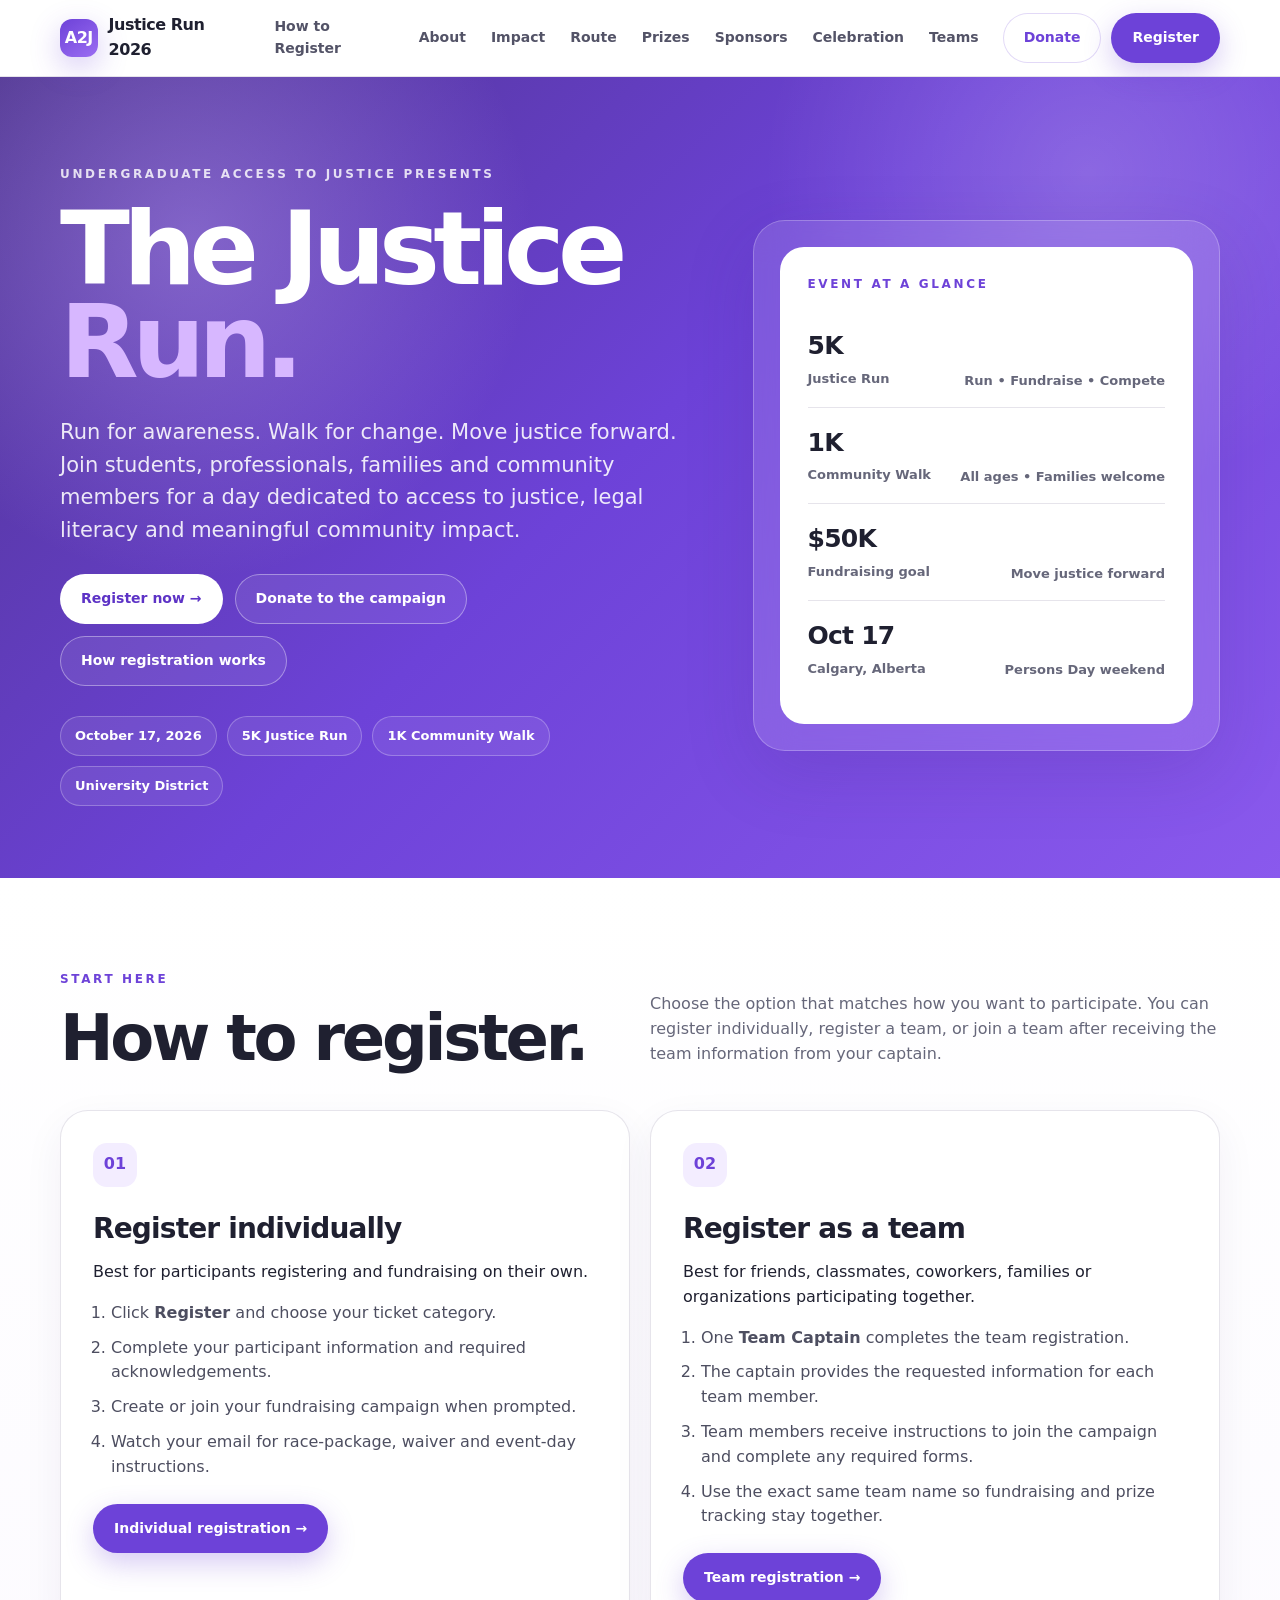
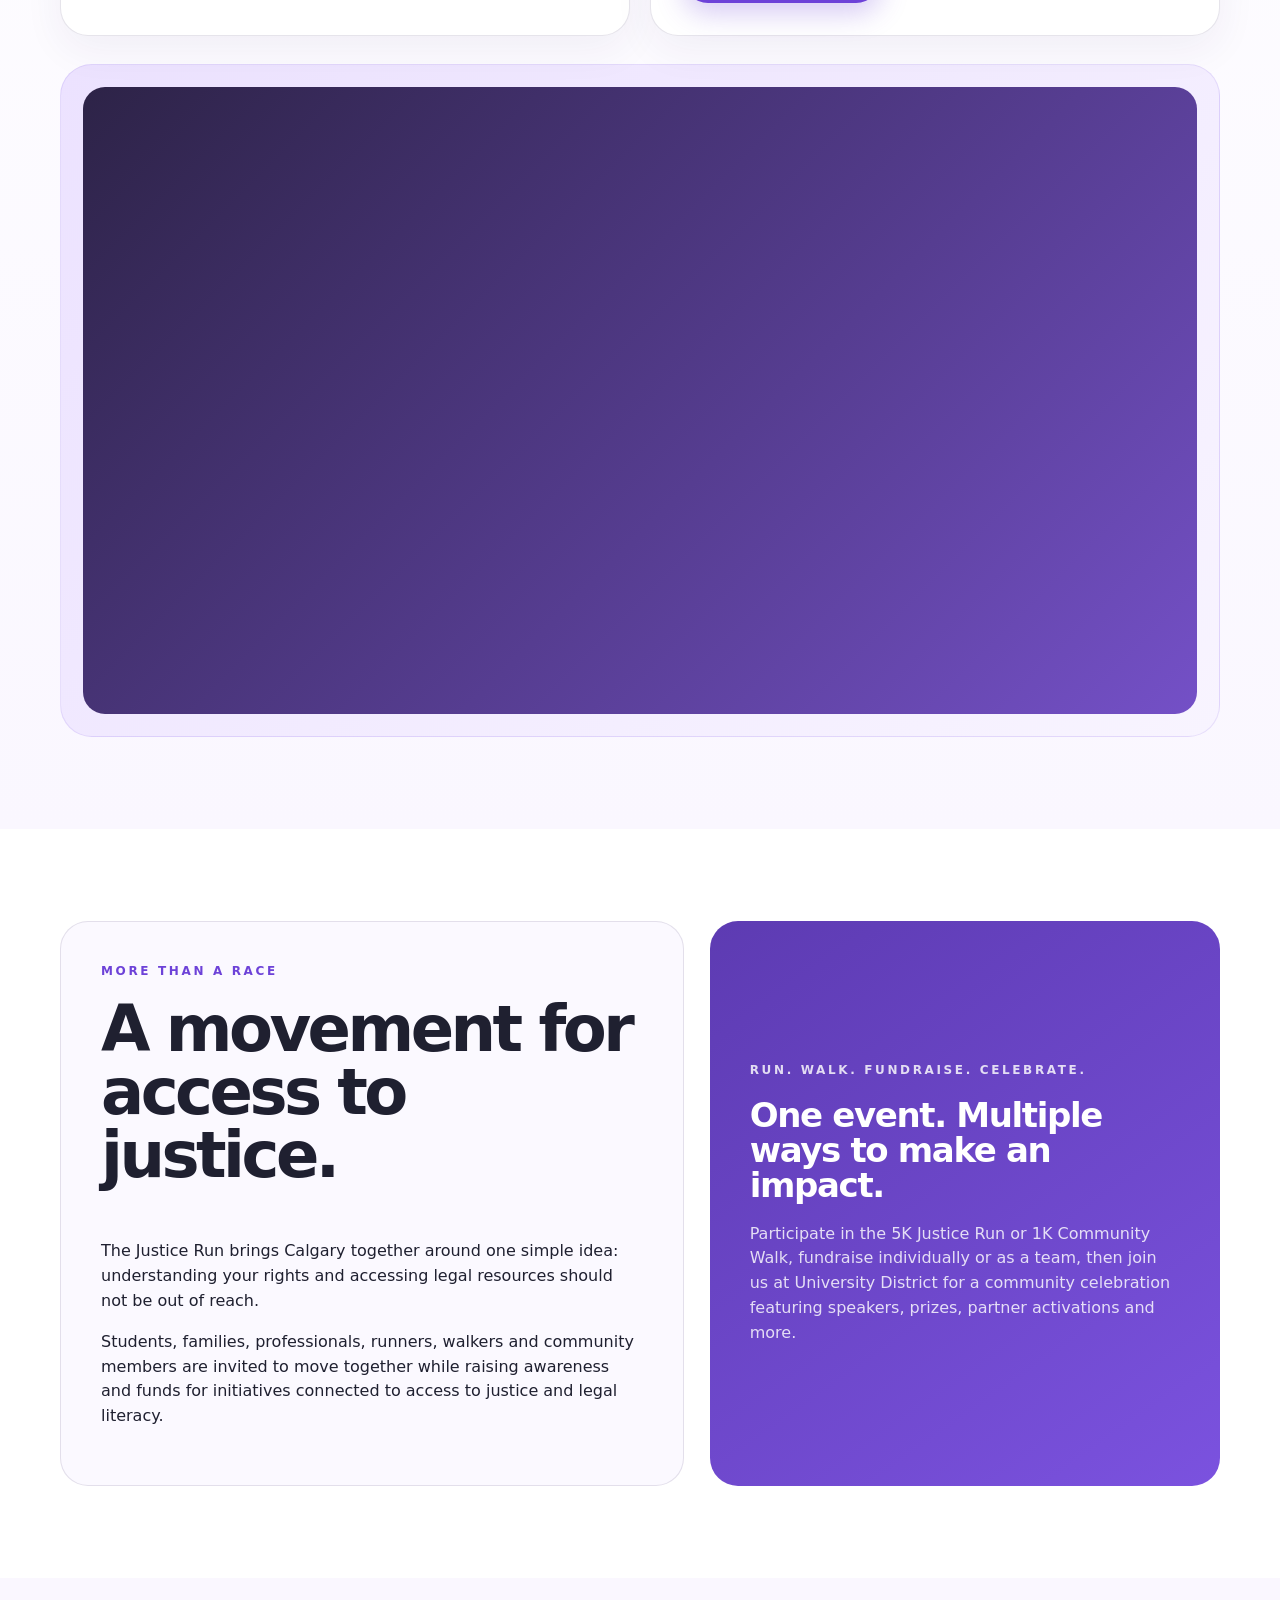
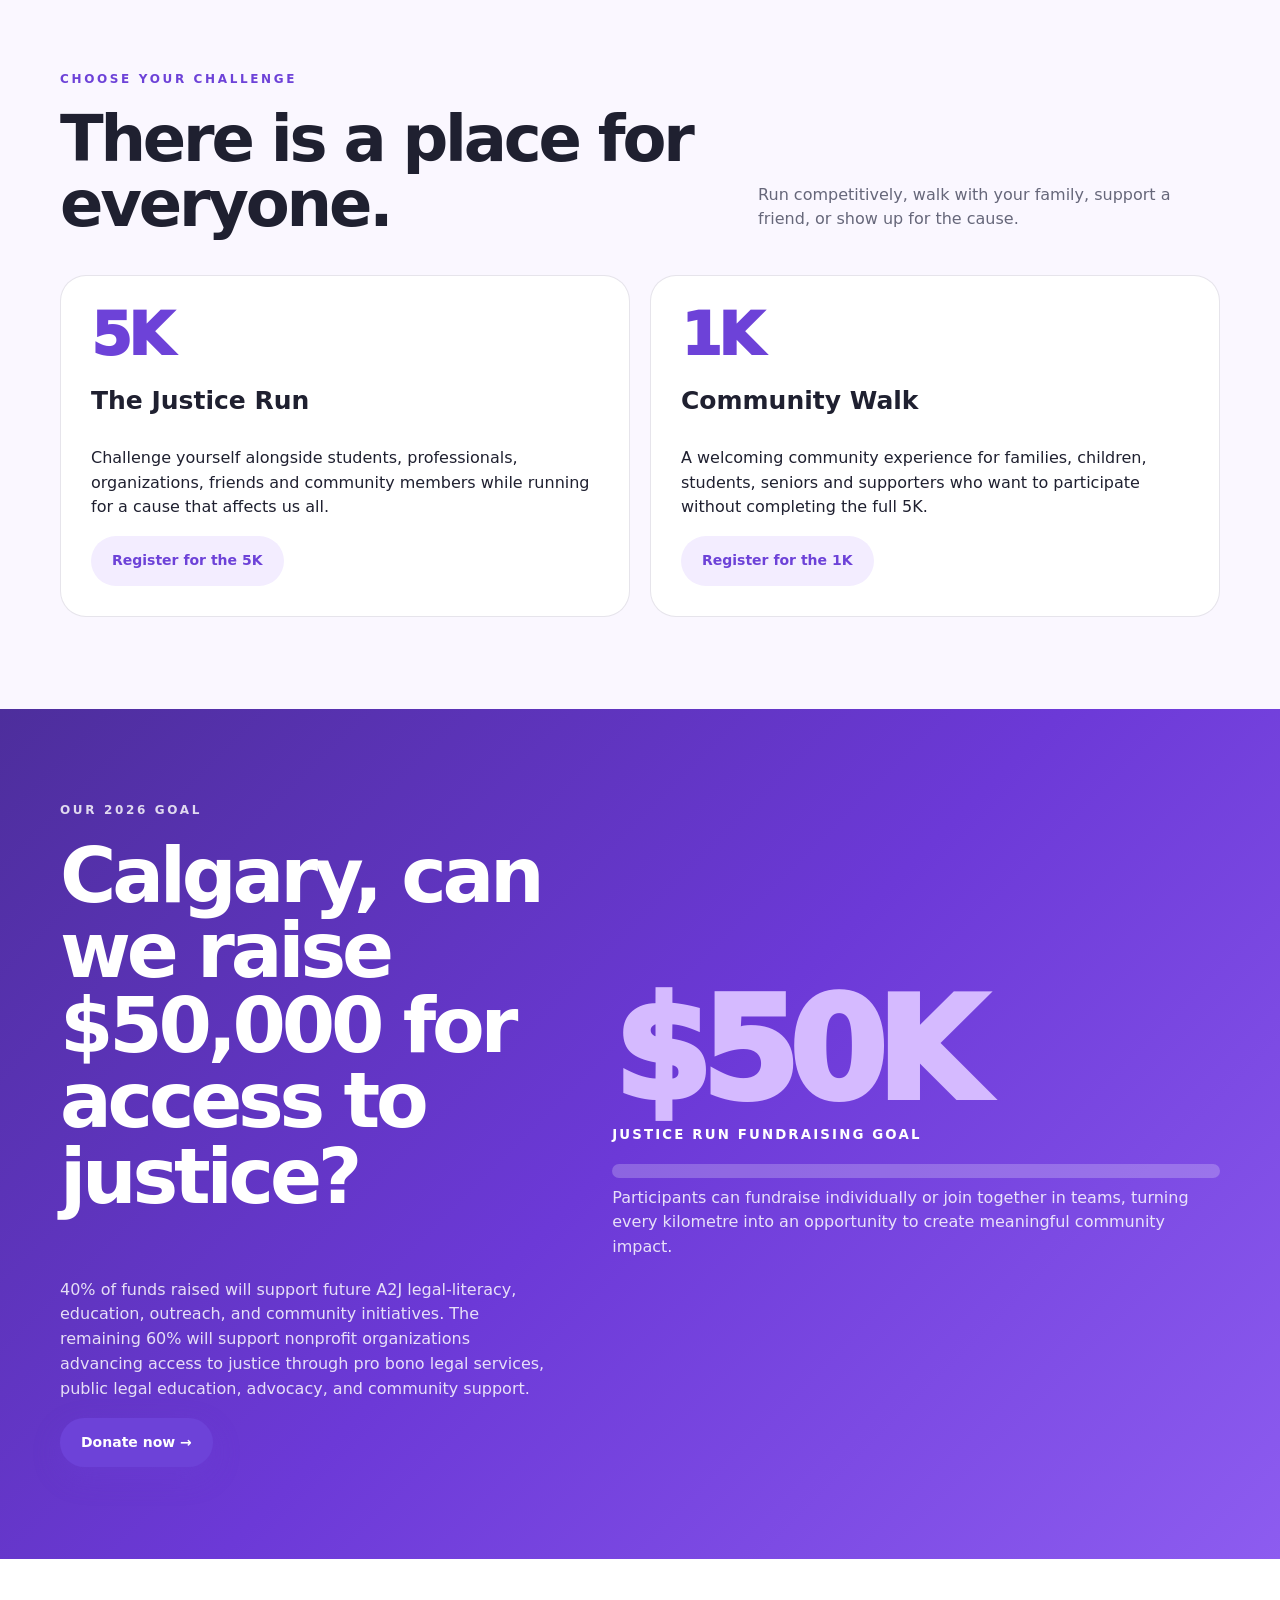
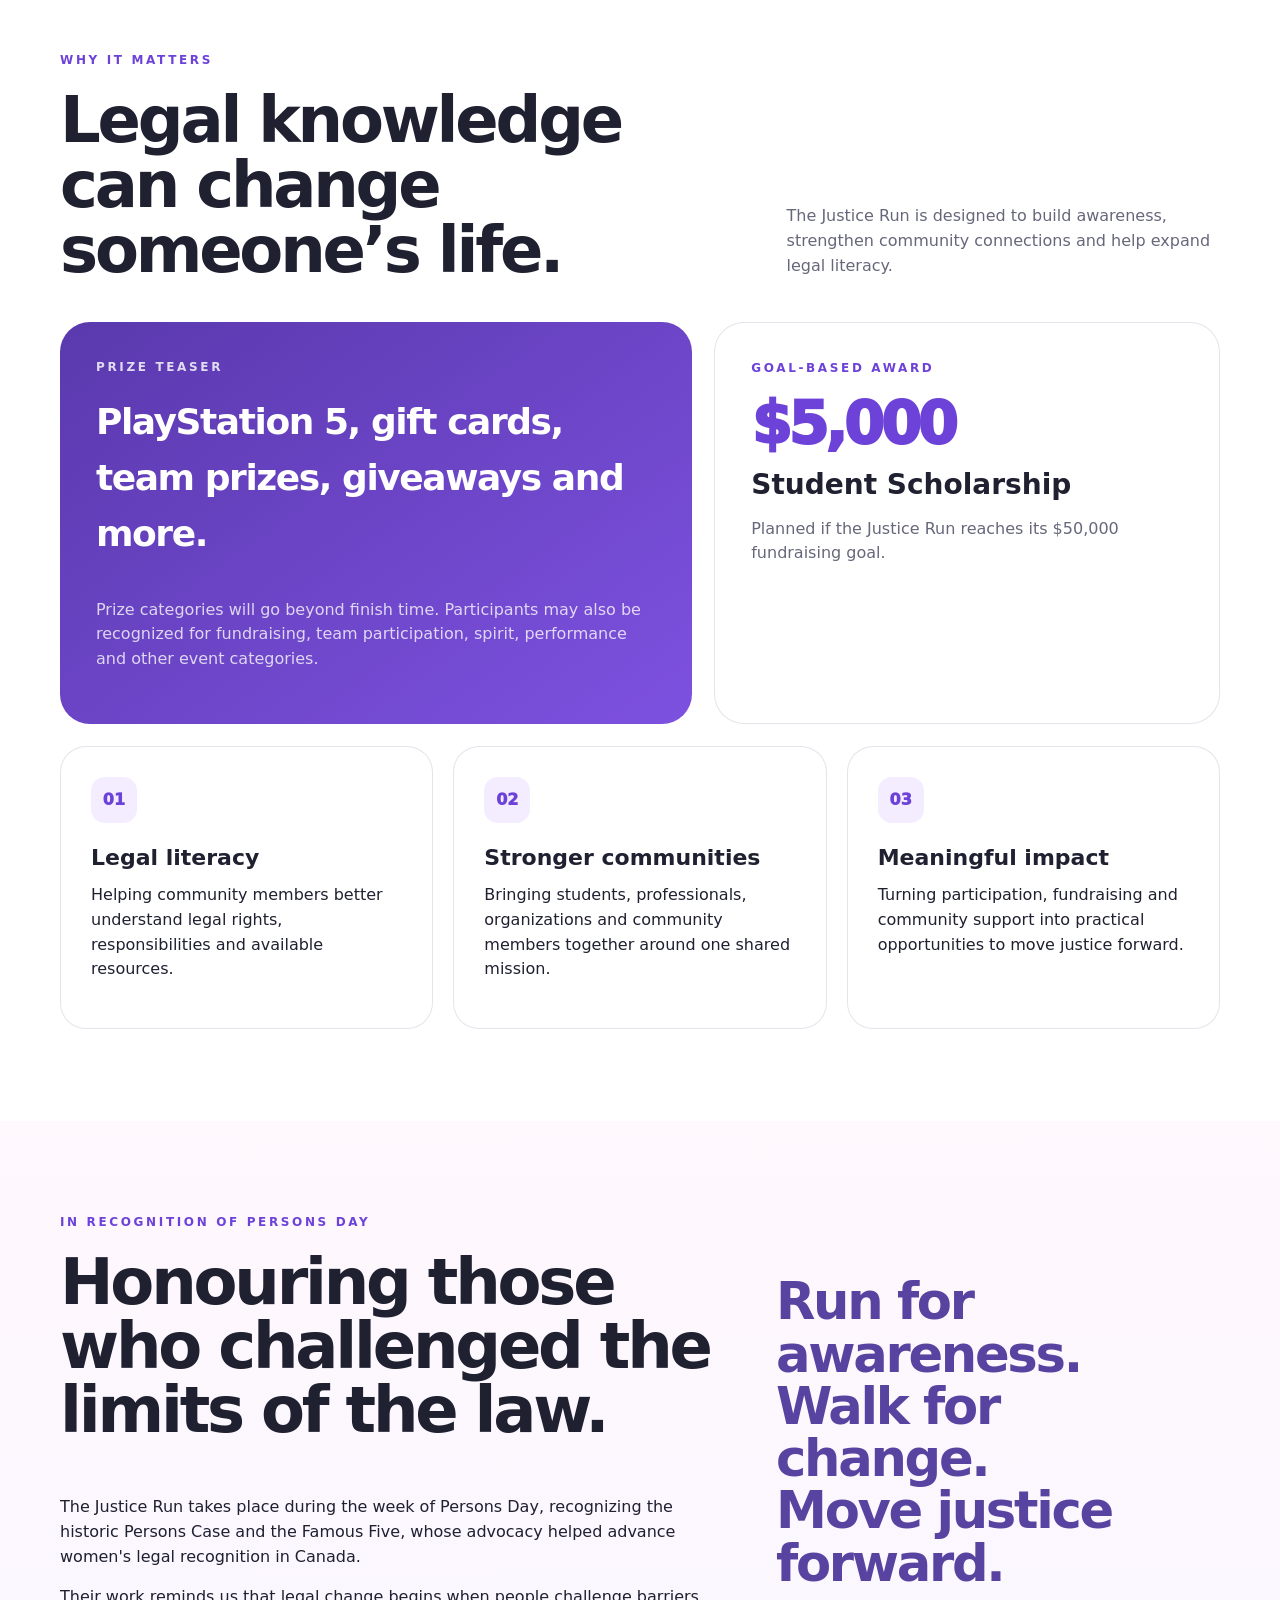
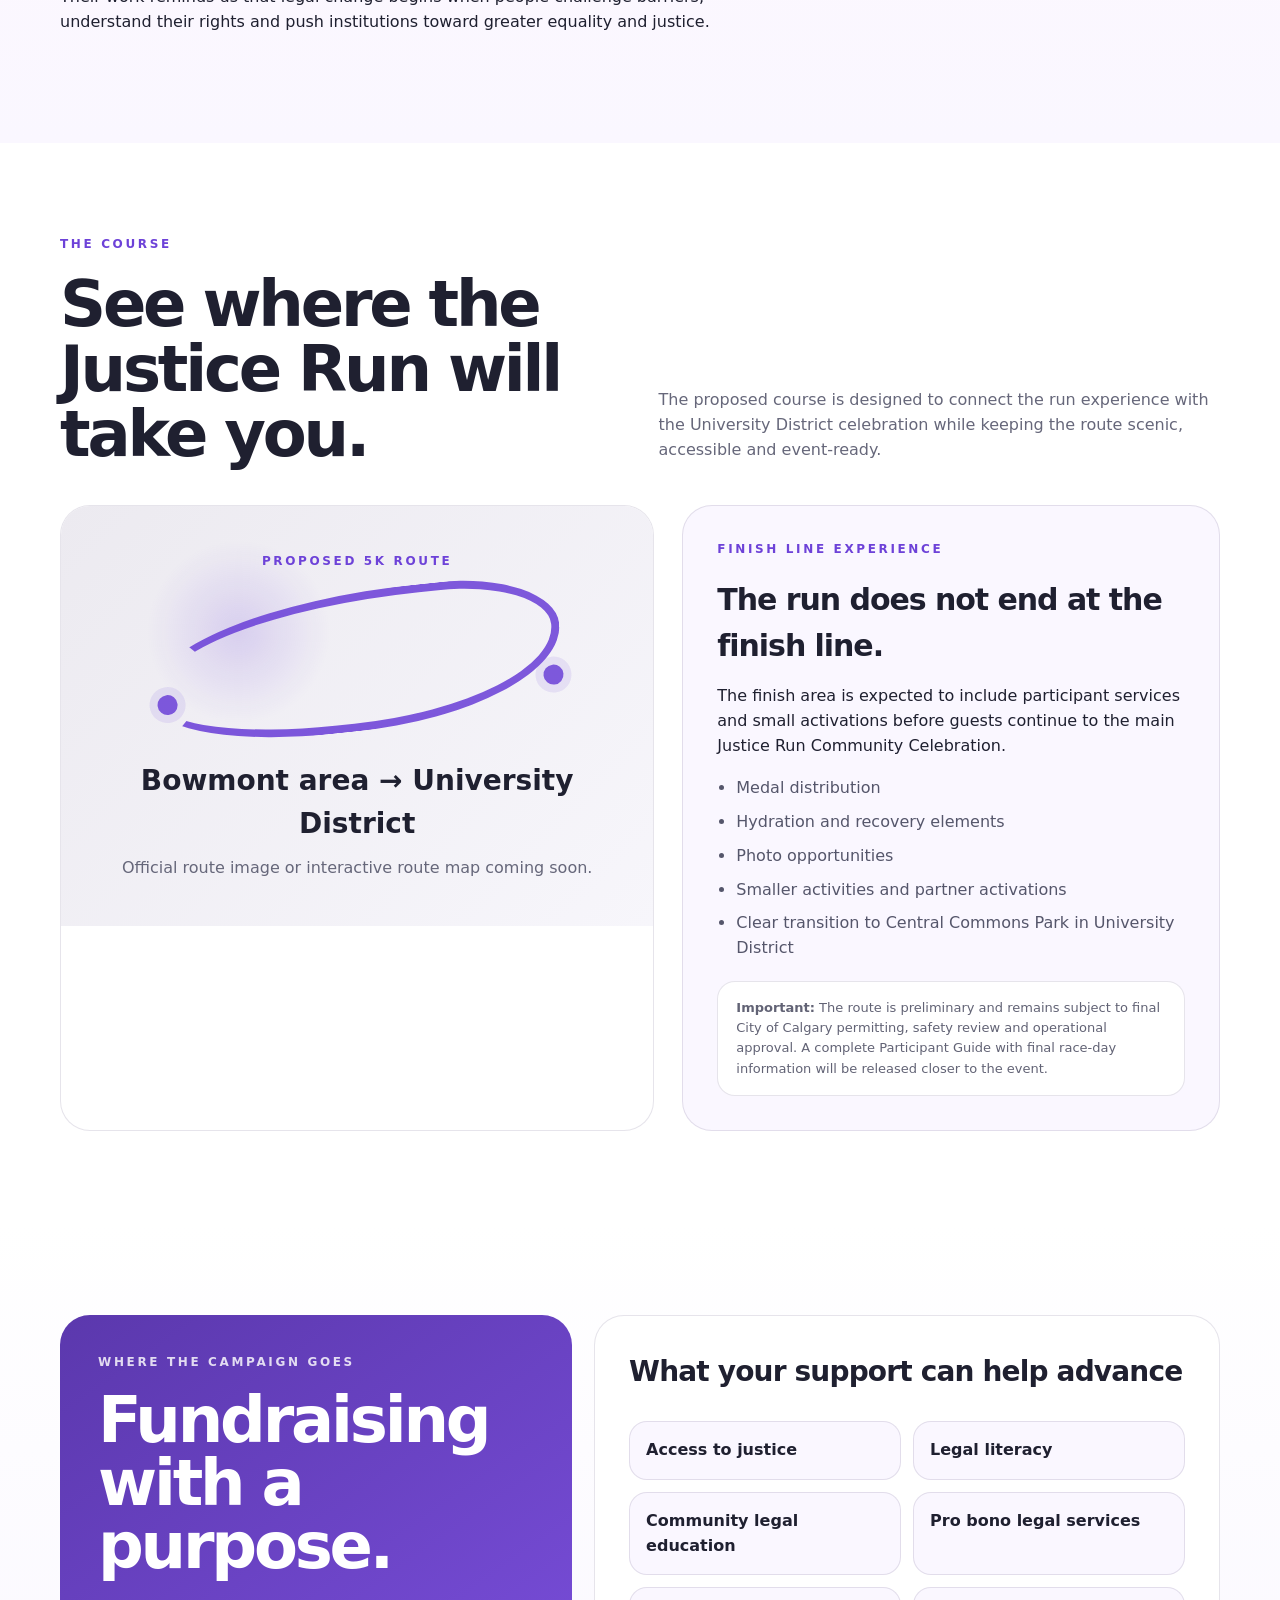
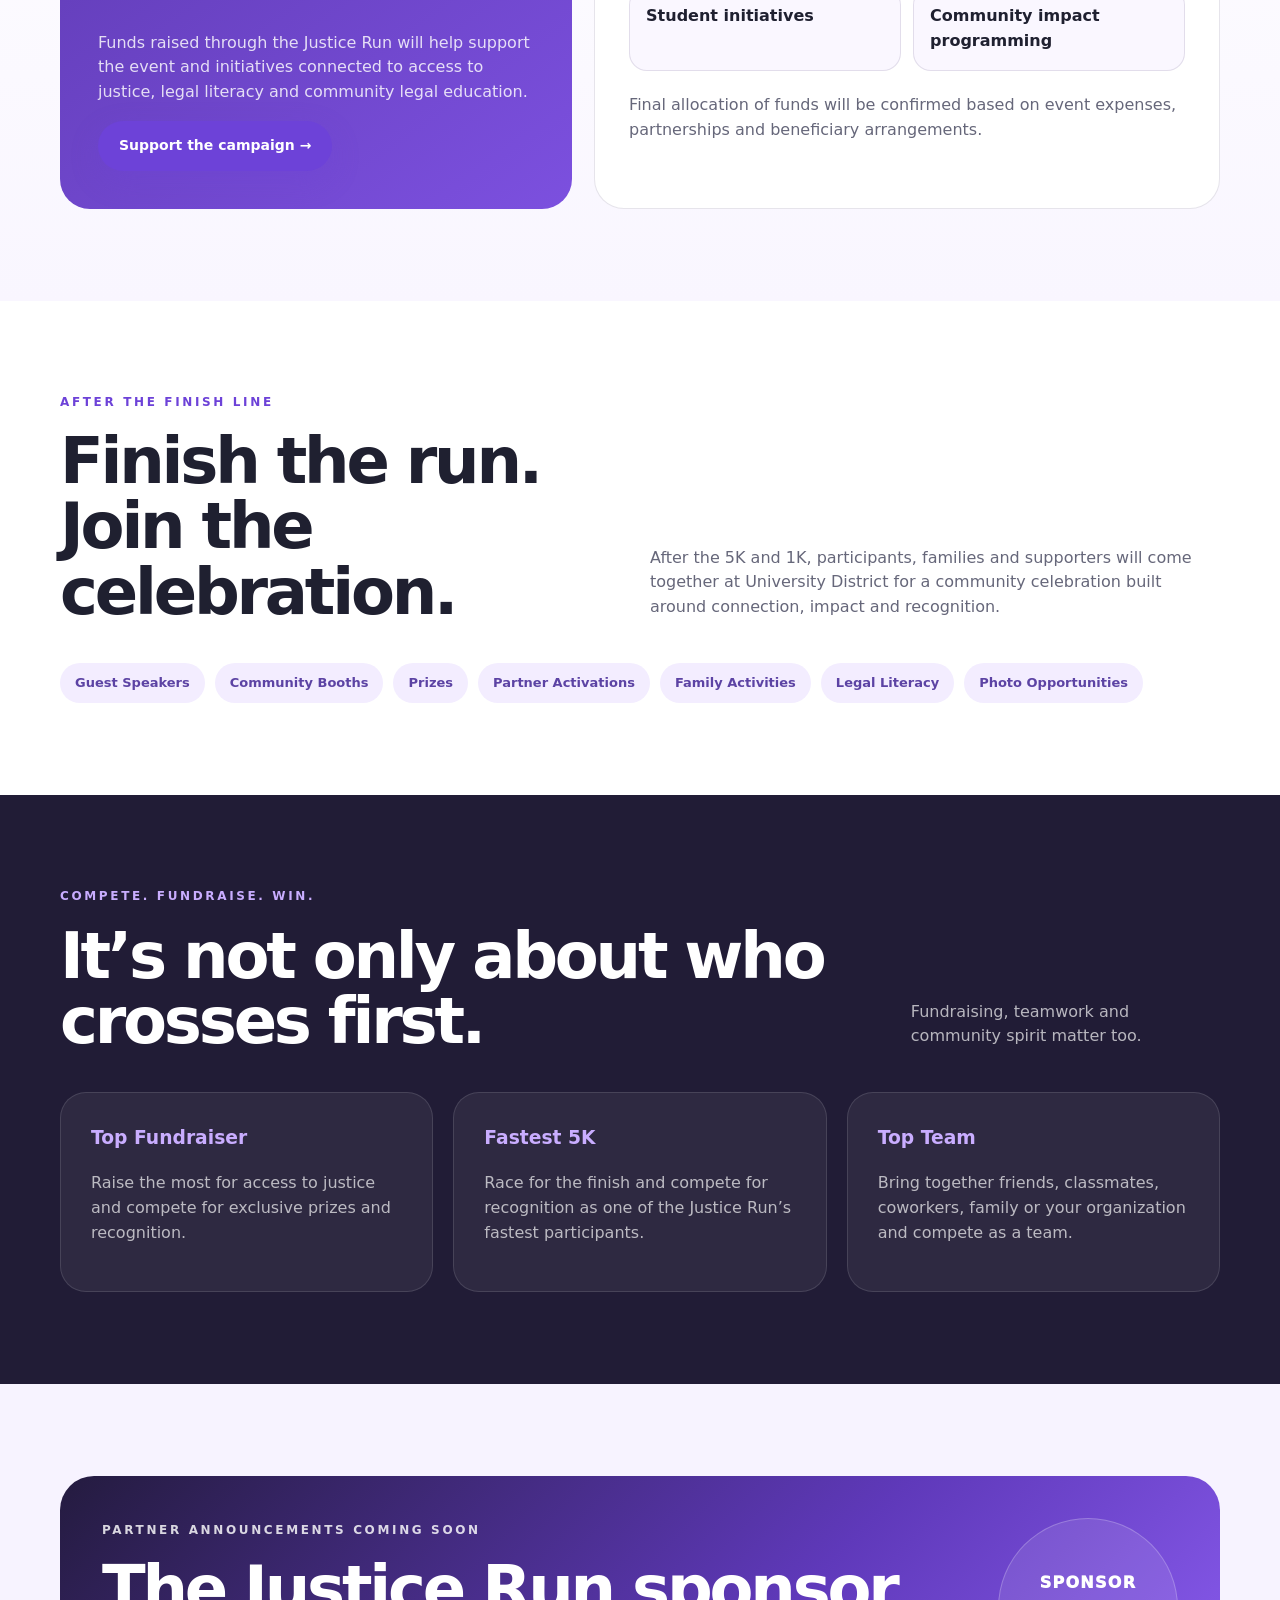
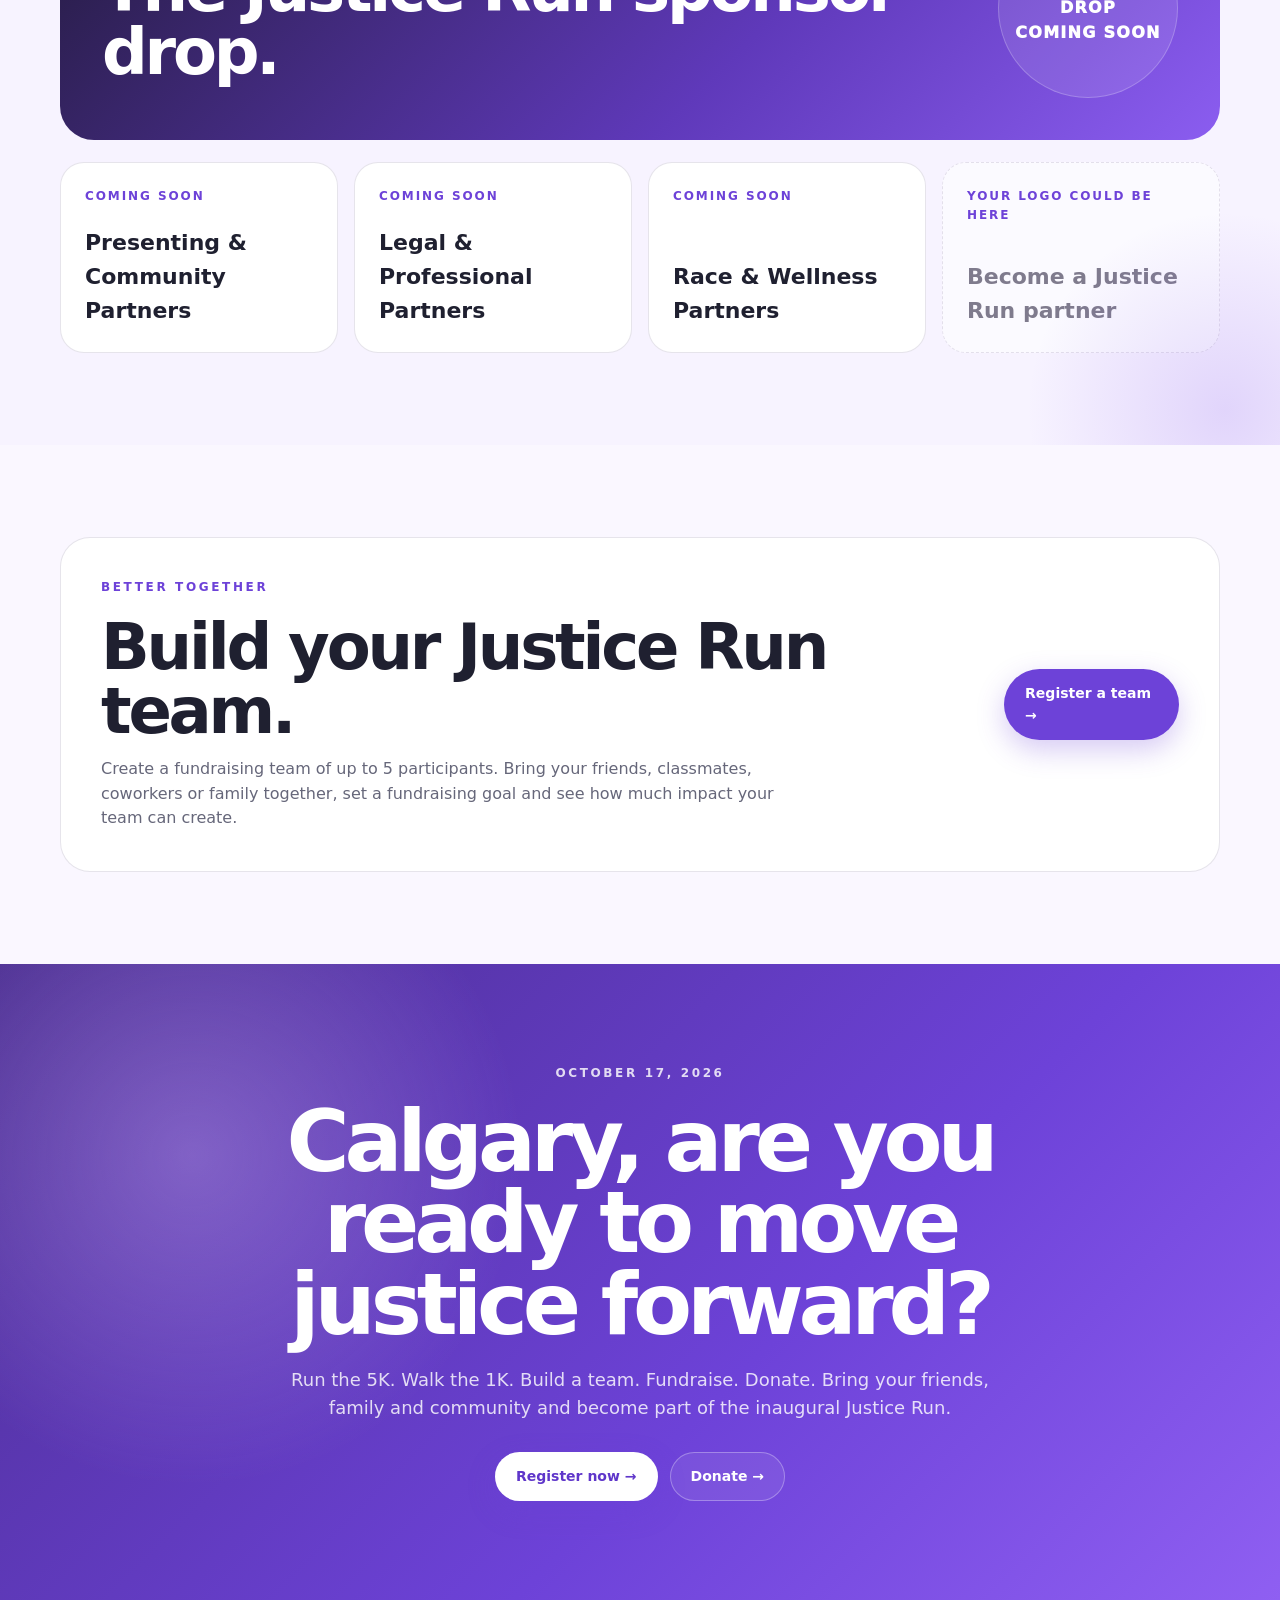
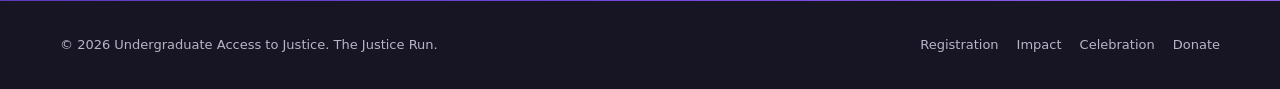
<file: Justicerun.html>
<!DOCTYPE html>
<html lang="en">
<head>
  <meta charset="UTF-8" />
  <meta name="viewport" content="width=device-width, initial-scale=1.0" />
  <title>The Justice Run | October 17, 2026</title>
  <meta name="description" content="The Justice Run — Run for awareness. Walk for change. Move justice forward." />
  <style>
    :root{
      --ink:#1f2030;
      --muted:#66677a;
      --purple:#6d42d8;
      --purple-2:#9b6df2;
      --purple-3:#c9b4ff;
      --lav:#f3edff;
      --lav-2:#faf7ff;
      --white:#ffffff;
      --line:rgba(54,39,92,.12);
      --shadow:0 22px 70px rgba(65,38,125,.16);
      --radius:28px;
    }

    *{box-sizing:border-box}
    html{scroll-behavior:smooth}
    body{
      margin:0;
      font-family:Inter, ui-sans-serif, system-ui, -apple-system, BlinkMacSystemFont, "Segoe UI", sans-serif;
      color:var(--ink);
      background:#fff;
      line-height:1.55;
    }
    a{color:inherit;text-decoration:none}
    button,a{ -webkit-tap-highlight-color: transparent; }

    .container{
      width:min(1160px, calc(100% - 40px));
      margin:0 auto;
    }

    .topbar{
      position:sticky; top:0; z-index:1000;
      backdrop-filter:blur(16px);
      background:rgba(255,255,255,.88);
      border-bottom:1px solid var(--line);
    }
    .nav{
      min-height:76px;
      display:flex;
      align-items:center;
      justify-content:space-between;
      gap:24px;
    }
    .brand{
      display:flex; align-items:center; gap:11px;
      font-weight:900; letter-spacing:-.03em;
    }
    .brand-mark{
      width:38px;height:38px;border-radius:12px;
      display:grid;place-items:center;
      background:linear-gradient(145deg,var(--purple),var(--purple-2));
      color:#fff;font-weight:900;
      box-shadow:0 10px 30px rgba(109,66,216,.28);
    }
    .navlinks{display:flex;align-items:center;gap:25px;font-size:14px;font-weight:700;color:#535367}
    .nav-actions{display:flex;align-items:center;gap:10px}
    .btn{
      display:inline-flex;align-items:center;justify-content:center;
      gap:8px;
      border-radius:999px;
      padding:13px 20px;
      font-weight:800;
      font-size:14px;
      transition:.2s ease;
      border:1px solid transparent;
      cursor:pointer;
    }
    .btn:hover{transform:translateY(-1px)}
    .btn-primary{background:var(--purple);color:#fff;box-shadow:0 10px 28px rgba(109,66,216,.28)}
    .btn-primary:hover{background:#5f36ca}
    .btn-light{background:#fff;color:var(--purple);border-color:rgba(109,66,216,.2)}
    .btn-light:hover{border-color:var(--purple)}
    .btn-ghost{background:var(--lav);color:var(--purple)}

    .hero{
      overflow:hidden;
      background:
        radial-gradient(circle at 15% 20%, rgba(199,171,255,.38), transparent 27%),
        radial-gradient(circle at 85% 12%, rgba(255,255,255,.18), transparent 25%),
        linear-gradient(135deg,#4e348f 0%,#6d42d8 48%,#8a59ed 100%);
      color:#fff;
      padding:88px 0 72px;
    }
    .hero-grid{
      display:grid;
      grid-template-columns:1.15fr .85fr;
      gap:60px;
      align-items:center;
    }
    .eyebrow{
      text-transform:uppercase;
      letter-spacing:.22em;
      font-size:12px;
      font-weight:900;
      opacity:.82;
      margin-bottom:18px;
    }
    h1,h2,h3,p{margin-top:0}
    h1{
      font-size:clamp(54px,8vw,104px);
      line-height:.91;
      letter-spacing:-.065em;
      margin-bottom:28px;
      max-width:880px;
    }
    .hero h1 .accent{color:#d7b7ff}
    .hero-copy{
      font-size:clamp(17px,2vw,21px);
      max-width:760px;
      color:rgba(255,255,255,.88);
      margin-bottom:28px;
    }
    .hero-actions{display:flex;flex-wrap:wrap;gap:12px;margin-bottom:30px}
    .hero .btn-primary{background:#fff;color:#5d33c6;box-shadow:none}
    .hero .btn-light{color:#fff;border-color:rgba(255,255,255,.38);background:rgba(255,255,255,.08)}
    .hero-tags{display:flex;flex-wrap:wrap;gap:10px}
    .pill{
      padding:9px 14px;border-radius:999px;
      border:1px solid rgba(255,255,255,.25);
      background:rgba(255,255,255,.08);
      font-size:13px;font-weight:700;
    }

    .hero-card{
      background:rgba(255,255,255,.12);
      border:1px solid rgba(255,255,255,.24);
      padding:26px;
      border-radius:32px;
      box-shadow:var(--shadow);
      backdrop-filter:blur(20px);
    }
    .hero-card-inner{
      background:#fff;color:var(--ink);
      border-radius:24px;padding:28px;
    }
    .stat{
      display:flex;align-items:end;justify-content:space-between;gap:12px;
      padding:16px 0;border-bottom:1px solid var(--line);
    }
    .stat:last-child{border-bottom:0}
    .stat strong{font-size:25px;letter-spacing:-.03em}
    .stat span{font-size:13px;color:var(--muted);font-weight:700}

    section{padding:92px 0}
    .section-head{
      display:flex;justify-content:space-between;align-items:end;gap:30px;margin-bottom:38px;
    }
    .section-head h2{
      font-size:clamp(38px,5vw,64px);
      line-height:1.02;letter-spacing:-.05em;margin-bottom:0;
    }
    .section-head p{max-width:570px;color:var(--muted);margin-bottom:5px}

    .how{background:linear-gradient(180deg,#fff,var(--lav-2))}
    .how-grid{display:grid;grid-template-columns:1fr 1fr;gap:20px}
    .how-card{
      background:#fff;border:1px solid var(--line);
      border-radius:var(--radius);padding:32px;
      box-shadow:0 14px 40px rgba(55,34,105,.06);
    }
    .how-number{
      width:44px;height:44px;border-radius:14px;
      display:grid;place-items:center;
      background:var(--lav);color:var(--purple);
      font-weight:900;margin-bottom:20px;
    }
    .how-card h3{font-size:28px;letter-spacing:-.03em;margin-bottom:10px}
    .steps{padding-left:18px;margin:16px 0 24px;color:#4d4e60}
    .steps li{margin:10px 0}

    .video-wrap{
      margin-top:28px;
      padding:22px;
      background:linear-gradient(135deg,#ece2ff,#f8f4ff);
      border-radius:32px;
      border:1px solid rgba(109,66,216,.12);
    }
    .video-frame{
      aspect-ratio:16/9;
      width:100%;
      border:0;
      border-radius:22px;
      background:linear-gradient(135deg,#2d2347,#7450c7);
      display:grid;
      place-items:center;
      color:#fff;
      overflow:hidden;
    }
    .video-placeholder{
      text-align:center;padding:30px;max-width:650px;
    }
    .play{
      width:76px;height:76px;border-radius:50%;
      margin:0 auto 18px;
      display:grid;place-items:center;
      background:#fff;color:var(--purple);
      font-size:28px;font-weight:900;
    }

    .movement{background:#fff}
    .split{
      display:grid;grid-template-columns:1.1fr .9fr;gap:26px;align-items:stretch;
    }
    .big-copy{
      background:#fbf9ff;border:1px solid var(--line);
      border-radius:var(--radius);padding:40px;
    }
    .big-copy h2{font-size:clamp(42px,5vw,70px);line-height:.98;letter-spacing:-.055em}
    .feature-card{
      background:linear-gradient(145deg,#5d3bb2,#7b52df);
      color:white;border-radius:var(--radius);padding:40px;
      display:flex;flex-direction:column;justify-content:center;
    }
    .feature-card h3{font-size:34px;line-height:1.04;letter-spacing:-.04em;margin-bottom:18px}
    .feature-card p{color:rgba(255,255,255,.82);margin-bottom:0}

    .challenge{background:var(--lav-2)}
    .cards-2,.cards-3{display:grid;gap:20px}
    .cards-2{grid-template-columns:1fr 1fr}
    .cards-3{grid-template-columns:repeat(3,1fr)}
    .challenge-card,.impact-card,.prize-card{
      background:#fff;border:1px solid var(--line);border-radius:26px;padding:30px;
    }
    .challenge-card .distance{
      font-size:58px;line-height:1;font-weight:950;color:var(--purple);letter-spacing:-.06em;
      margin-bottom:18px;
    }
    .challenge-card h3{font-size:25px}

    .goal{
      background:linear-gradient(135deg,#4d2e9c,#6c39d7 50%,#8d5cf0);
      color:#fff;
    }
    .goal-grid{display:grid;grid-template-columns:.9fr 1.1fr;gap:55px;align-items:center}
    .goal h2{font-size:clamp(48px,6vw,78px);line-height:.98;letter-spacing:-.055em}
    .goal-number{font-size:clamp(72px,11vw,140px);font-weight:950;line-height:.85;color:#d5baff;letter-spacing:-.07em}
    .goal small{display:block;letter-spacing:.16em;text-transform:uppercase;font-weight:900;margin-top:14px}
    .meter{height:14px;background:rgba(255,255,255,.22);border-radius:999px;overflow:hidden;margin:18px 0 8px}
    .meter > span{display:block;height:100%;width:0%;background:#fff;border-radius:999px}
    .goal p{color:rgba(255,255,255,.84)}

    .impact{background:#fff}
    .impact-card h3{font-size:22px;margin-bottom:8px}
    .impact-icon{
      width:46px;height:46px;border-radius:14px;background:var(--lav);
      display:grid;place-items:center;color:var(--purple);font-weight:950;margin-bottom:18px;
    }

    .persons{
      background:linear-gradient(180deg,#fff8fd,#faf7ff);
    }
    .persons-grid{display:grid;grid-template-columns:1.2fr .8fr;gap:50px;align-items:center}
    .persons h2{font-size:clamp(42px,5vw,68px);line-height:1;letter-spacing:-.05em}
    .quote{
      font-size:clamp(32px,4vw,56px);font-weight:900;line-height:1.02;
      letter-spacing:-.045em;color:#5943a0;
    }

    .celebration{background:#fff}
    .tag-cloud{display:flex;gap:10px;flex-wrap:wrap;margin-top:25px}
    .tag-cloud span{
      background:var(--lav);color:#5c43a4;padding:10px 15px;border-radius:999px;font-weight:800;font-size:13px;
    }

    .prizes{background:#211c36;color:#fff}
    .prizes .section-head p{color:rgba(255,255,255,.68)}
    .prize-card{background:rgba(255,255,255,.06);border-color:rgba(255,255,255,.12)}
    .prize-card h3{color:#c9adff}
    .prize-card p{color:rgba(255,255,255,.68)}

    .teams{background:var(--lav-2)}
    .team-box{
      background:#fff;border:1px solid var(--line);border-radius:30px;
      padding:40px;display:flex;align-items:center;justify-content:space-between;gap:30px;
    }
    .team-box h2{font-size:clamp(40px,5vw,66px);letter-spacing:-.05em;line-height:1;margin-bottom:14px}
    .team-box p{max-width:700px;color:var(--muted);margin-bottom:0}

    .final-cta{
      padding:100px 0;
      text-align:center;color:#fff;
      background:
        radial-gradient(circle at 15% 30%, rgba(212,184,255,.34), transparent 28%),
        linear-gradient(135deg,#4b2e91,#6d42d8 60%,#8f5ff2);
    }
    .final-cta h2{
      font-size:clamp(48px,7vw,86px);line-height:.95;letter-spacing:-.06em;
      max-width:900px;margin:0 auto 20px;
    }
    .final-cta p{max-width:720px;margin:0 auto 30px;color:rgba(255,255,255,.82);font-size:18px}
    .final-cta .btn-primary{background:#fff;color:#5f36ca}
    .final-cta .btn-light{background:rgba(255,255,255,.08);color:#fff;border-color:rgba(255,255,255,.3)}

    footer{
      padding:34px 0;
      background:#171424;color:#b9b5c9;font-size:13px;
    }
    .footer-row{display:flex;justify-content:space-between;gap:20px;flex-wrap:wrap}
    .footer-links{display:flex;gap:18px;flex-wrap:wrap}


    .route{background:#fff}
    .route-grid{display:grid;grid-template-columns:1.05fr .95fr;gap:28px;align-items:stretch}
    .route-panel,.route-note{
      border:1px solid var(--line);border-radius:30px;overflow:hidden;background:#fff;
    }
    .route-map{
      min-height:420px;
      background:
        radial-gradient(circle at 30% 30%, rgba(109,66,216,.18), transparent 18%),
        linear-gradient(135deg,#eceaf0,#f7f6fb);
      display:grid;place-items:center;padding:34px;text-align:center;
    }
    .route-line{
      width:78%;height:140px;border:8px solid var(--purple);border-left-color:transparent;
      border-radius:70% 30% 55% 45%/60% 40% 65% 35%;transform:rotate(-6deg);
      position:relative;opacity:.88;margin:20px auto 28px;
    }
    .route-line:before,.route-line:after{
      content:"";position:absolute;width:20px;height:20px;border-radius:50%;background:var(--purple);
      box-shadow:0 0 0 8px rgba(109,66,216,.12);
    }
    .route-line:before{left:-7px;top:76px}
    .route-line:after{right:-7px;bottom:18px}
    .route-note{padding:34px;background:var(--lav-2)}
    .route-note h3{font-size:30px;letter-spacing:-.035em;margin-bottom:14px}
    .route-list{margin:18px 0 0;padding-left:19px;color:#55566b}
    .route-list li{margin:9px 0}
    .notice{
      margin-top:20px;padding:16px 18px;border-radius:18px;
      background:#fff;border:1px solid var(--line);font-size:13px;color:#626375;
    }

    .funding{background:linear-gradient(180deg,#fff,#f9f6ff)}
    .funding-grid{display:grid;grid-template-columns:.9fr 1.1fr;gap:22px}
    .funding-lead{
      border-radius:30px;padding:38px;
      background:linear-gradient(145deg,#5b38ad,#7c50df);color:#fff;
    }
    .funding-lead h2{font-size:clamp(42px,5vw,68px);line-height:.98;letter-spacing:-.05em}
    .funding-lead p{color:rgba(255,255,255,.82)}
    .funding-card{background:#fff;border:1px solid var(--line);border-radius:30px;padding:34px}
    .funding-card h3{font-size:28px;letter-spacing:-.03em}
    .funding-list{display:grid;grid-template-columns:1fr 1fr;gap:12px;margin-top:20px}
    .funding-item{background:var(--lav-2);border:1px solid var(--line);padding:16px;border-radius:18px;font-weight:800}

    .sponsors{
      background:#f7f3ff;
      position:relative;overflow:hidden;
    }
    .sponsors:before{
      content:"";position:absolute;inset:auto -160px -180px auto;width:430px;height:430px;border-radius:50%;
      background:radial-gradient(circle,rgba(137,91,237,.20),transparent 65%);
    }
    .sponsor-banner{
      background:linear-gradient(135deg,#241b3f,#5f39ba 60%,#8b5df0);
      color:#fff;border-radius:34px;padding:42px;margin-bottom:22px;
      display:grid;grid-template-columns:1fr auto;gap:28px;align-items:center;
    }
    .sponsor-banner h2{font-size:clamp(40px,5vw,66px);line-height:.98;letter-spacing:-.05em;margin-bottom:12px}
    .sponsor-banner p{color:rgba(255,255,255,.76);max-width:720px;margin-bottom:0}
    .drop-badge{
      min-width:180px;aspect-ratio:1;border-radius:50%;display:grid;place-items:center;text-align:center;
      background:rgba(255,255,255,.1);border:1px solid rgba(255,255,255,.22);
      font-weight:950;letter-spacing:.08em;text-transform:uppercase;
    }
    .sponsor-grid{display:grid;grid-template-columns:repeat(4,1fr);gap:16px}
    .sponsor-card{
      min-height:160px;background:#fff;border:1px solid var(--line);border-radius:24px;padding:24px;
      display:flex;flex-direction:column;justify-content:space-between;
    }
    .sponsor-card .soon{font-size:12px;text-transform:uppercase;letter-spacing:.16em;font-weight:900;color:var(--purple)}
    .sponsor-card h3{font-size:22px;margin:20px 0 0}
    .sponsor-card.placeholder{
      border-style:dashed;background:rgba(255,255,255,.55);color:#7f7b8d;
    }

    .prize-hero{
      display:grid;grid-template-columns:1fr .8fr;gap:22px;margin-bottom:22px;
    }
    .prize-highlight{
      background:linear-gradient(145deg,#5a39ad,#7d51e0);
      color:#fff;border-radius:30px;padding:36px;
    }
    .prize-highlight h3{font-size:36px;letter-spacing:-.04em}
    .prize-highlight p{color:rgba(255,255,255,.78)}
    .scholarship{
      background:#fff;border:1px solid var(--line);border-radius:30px;padding:36px;
    }
    .scholarship .amount{font-size:58px;font-weight:950;color:var(--purple);letter-spacing:-.06em;line-height:1}

    .mobile-bar{display:none}

    @media (max-width: 900px){
      .navlinks{display:none}
      .hero-grid,.split,.goal-grid,.persons-grid{grid-template-columns:1fr}
      .how-grid,.cards-2,.cards-3,.route-grid,.funding-grid,.prize-hero{grid-template-columns:1fr}
      .sponsor-grid{grid-template-columns:1fr 1fr}
      .sponsor-banner{grid-template-columns:1fr}
      .drop-badge{min-width:0;width:150px}
      .hero{padding-top:64px}
      .hero-card{max-width:620px}
      .team-box{align-items:flex-start;flex-direction:column}
      .section-head{align-items:flex-start;flex-direction:column}
    }

    @media (max-width: 640px){
      .container{width:min(100% - 28px,1160px)}
      .topbar .nav{min-height:68px}
      .nav-actions .btn-light{display:none}
      section{padding:70px 0}
      .hero{padding:58px 0 60px}
      h1{font-size:54px}
      .hero-card{padding:14px;border-radius:24px}
      .hero-card-inner{padding:20px}
      .how-card,.big-copy,.feature-card,.challenge-card,.impact-card,.prize-card,.team-box{padding:24px}
      .mobile-bar{
        position:fixed;z-index:1100;left:12px;right:12px;bottom:12px;
        display:grid;grid-template-columns:1fr 1fr;gap:9px;
        padding:9px;border-radius:22px;background:rgba(255,255,255,.94);
        box-shadow:0 18px 45px rgba(28,18,57,.24);backdrop-filter:blur(16px);
      }
      .funding-list,.sponsor-grid{grid-template-columns:1fr}
      body{padding-bottom:88px}
    }
  </style>
</head>
<body>

  <!-- Replace #REGISTER_LINK and #DONATE_LINK with your live Zeffy URLs. -->

  <header class="topbar">
    <div class="container nav">
      <a class="brand" href="#top">
        <span class="brand-mark">A2J</span>
        <span>Justice Run 2026</span>
      </a>

      <nav class="navlinks" aria-label="Main navigation">
        <a href="#register-guide">How to Register</a>
        <a href="#about">About</a>
        <a href="#impact">Impact</a>
        <a href="#route">Route</a>
        <a href="#prizes">Prizes</a>
        <a href="#sponsors">Sponsors</a>
        <a href="#celebration">Celebration</a>
        <a href="#teams">Teams</a>
      </nav>

      <div class="nav-actions">
        <a class="btn btn-light" href="https://www.zeffy.com/en-CA/donation-form/justice-run-2">Donate</a>
        <a class="btn btn-primary" href="https://www.zeffy.com/en-CA/peer-to-peer/justice-run">Register</a>
      </div>
    </div>
  </header>

  <main id="top">
    <section class="hero">
      <div class="container hero-grid">
        <div>
          <div class="eyebrow">Undergraduate Access to Justice presents</div>
          <h1>The Justice <span class="accent">Run.</span></h1>
          <p class="hero-copy">
            Run for awareness. Walk for change. Move justice forward. Join students,
            professionals, families and community members for a day dedicated to access
            to justice, legal literacy and meaningful community impact.
          </p>

          <div class="hero-actions">
            <a class="btn btn-primary" href="#REGISTER_LINK">Register now →</a>
            <a class="btn btn-light" href="https://www.zeffy.com/en-CA/donation-form/justice-run-2">Donate to the campaign</a>
            <a class="btn btn-light" href="https://www.zeffy.com/en-CA/peer-to-peer/justice-run">How registration works</a>
          </div>

          <div class="hero-tags">
            <span class="pill">October 17, 2026</span>
            <span class="pill">5K Justice Run</span>
            <span class="pill">1K Community Walk</span>
            <span class="pill">University District</span>
          </div>
        </div>

        <div class="hero-card">
          <div class="hero-card-inner">
            <div class="eyebrow" style="color:#6d42d8;opacity:1">Event at a glance</div>
            <div class="stat">
              <div><strong>5K</strong><br><span>Justice Run</span></div>
              <span>Run • Fundraise • Compete</span>
            </div>
            <div class="stat">
              <div><strong>1K</strong><br><span>Community Walk</span></div>
              <span>All ages • Families welcome</span>
            </div>
            <div class="stat">
              <div><strong>$50K</strong><br><span>Fundraising goal</span></div>
              <span>Move justice forward</span>
            </div>
            <div class="stat">
              <div><strong>Oct 17</strong><br><span>Calgary, Alberta</span></div>
              <span>Persons Day weekend</span>
            </div>
          </div>
        </div>
      </div>
    </section>

    <section class="how" id="register-guide">
      <div class="container">
        <div class="section-head">
          <div>
            <div class="eyebrow" style="color:#6d42d8;opacity:1">Start here</div>
            <h2>How to register.</h2>
          </div>
          <p>
            Choose the option that matches how you want to participate. You can register
            individually, register a team, or join a team after receiving the team information
            from your captain.
          </p>
        </div>

        <div class="how-grid">
          <article class="how-card">
            <div class="how-number">01</div>
            <h3>Register individually</h3>
            <p>Best for participants registering and fundraising on their own.</p>
            <ol class="steps">
              <li>Click <strong>Register</strong> and choose your ticket category.</li>
              <li>Complete your participant information and required acknowledgements.</li>
              <li>Create or join your fundraising campaign when prompted.</li>
              <li>Watch your email for race-package, waiver and event-day instructions.</li>
            </ol>
            <a class="btn btn-primary" href="#https://www.zeffy.com/en-CA/peer-to-peer/justice-run">Individual registration →</a>
          </article>

          <article class="how-card">
            <div class="how-number">02</div>
            <h3>Register as a team</h3>
            <p>Best for friends, classmates, coworkers, families or organizations participating together.</p>
            <ol class="steps">
              <li>One <strong>Team Captain</strong> completes the team registration.</li>
              <li>The captain provides the requested information for each team member.</li>
              <li>Team members receive instructions to join the campaign and complete any required forms.</li>
              <li>Use the exact same team name so fundraising and prize tracking stay together.</li>
            </ol>
            <a class="btn btn-primary" href="https://www.zeffy.com/en-CA/peer-to-peer/justice-run">Team registration →</a>
          </article>
        </div>

       <div class="video-wrap">
  <div class="video-frame">
    <iframe
      src="https://youtu.be/QJYN9Jr6u-s?si=qWTITxta71DIju9U"
      title="How to Register for the Justice Run"
      width="100%"
      height="100%"
      frameborder="0"
      allow="accelerometer; autoplay; clipboard-write; encrypted-media; gyroscope; picture-in-picture; web-share"
      allowfullscreen>
    </iframe>
  </div>
</div>
            </div>
          </div>
        </div>
      </div>
    </section>

    <section class="movement" id="about">
      <div class="container split">
        <div class="big-copy">
          <div class="eyebrow" style="color:#6d42d8;opacity:1">More than a race</div>
          <h2>A movement for access to justice.</h2>
          <p>
            The Justice Run brings Calgary together around one simple idea:
            understanding your rights and accessing legal resources should not be out of reach.
          </p>
          <p>
            Students, families, professionals, runners, walkers and community members are invited
            to move together while raising awareness and funds for initiatives connected to access
            to justice and legal literacy.
          </p>
        </div>

        <aside class="feature-card">
          <div class="eyebrow">Run. Walk. Fundraise. Celebrate.</div>
          <h3>One event. Multiple ways to make an impact.</h3>
          <p>
            Participate in the 5K Justice Run or 1K Community Walk, fundraise individually
            or as a team, then join us at University District for a community celebration
            featuring speakers, prizes, partner activations and more.
          </p>
        </aside>
      </div>
    </section>

    <section class="challenge">
      <div class="container">
        <div class="section-head">
          <div>
            <div class="eyebrow" style="color:#6d42d8;opacity:1">Choose your challenge</div>
            <h2>There is a place for everyone.</h2>
          </div>
          <p>Run competitively, walk with your family, support a friend, or show up for the cause.</p>
        </div>

        <div class="cards-2">
          <article class="challenge-card">
            <div class="distance">5K</div>
            <h3>The Justice Run</h3>
            <p>Challenge yourself alongside students, professionals, organizations, friends and community members while running for a cause that affects us all.</p>
            <a class="btn btn-ghost" href="#REGISTER_LINK">Register for the 5K</a>
          </article>
          <article class="challenge-card">
            <div class="distance">1K</div>
            <h3>Community Walk</h3>
            <p>A welcoming community experience for families, children, students, seniors and supporters who want to participate without completing the full 5K.</p>
            <a class="btn btn-ghost" href="#REGISTER_LINK">Register for the 1K</a>
          </article>
        </div>
      </div>
    </section>

    <section class="goal">
      <div class="container goal-grid">
        <div>
          <div class="eyebrow">Our 2026 goal</div>
          <h2>Calgary, can we raise $50,000 for access to justice?</h2>
          <p>
            40% of funds raised will support future A2J legal-literacy, education, outreach, and community initiatives. 
            The remaining 60% will support nonprofit organizations advancing access to justice through pro bono legal services, 
            public legal education, advocacy, and community support.
          </p>
          <a class="btn btn-primary" href="https://www.zeffy.com/en-CA/donation-form/justice-run-2">Donate now →</a>
        </div>
        <div>
          <div class="goal-number">$50K</div>
          <small>Justice Run fundraising goal</small>
          <div class="meter" aria-label="Fundraising progress"><span></span></div>
          <p>
            Participants can fundraise individually or join together in teams, turning every
            kilometre into an opportunity to create meaningful community impact.
          </p>
        </div>
      </div>
    </section>

    <section class="impact" id="impact">
      <div class="container">
        <div class="section-head">
          <div>
            <div class="eyebrow" style="color:#6d42d8;opacity:1">Why it matters</div>
            <h2>Legal knowledge can change someone’s life.</h2>
          </div>
          <p>
            The Justice Run is designed to build awareness, strengthen community connections
            and help expand legal literacy.
          </p>
        </div>

        <div class="prize-hero">
          <div class="prize-highlight">
            <div class="eyebrow">Prize teaser</div>
            <h3>PlayStation 5, gift cards, team prizes, giveaways and more.</h3>
            <p>
              Prize categories will go beyond finish time. Participants may also be recognized
              for fundraising, team participation, spirit, performance and other event categories.
            </p>
          </div>
          <div class="scholarship">
            <div class="eyebrow" style="color:#6d42d8;opacity:1">Goal-based award</div>
            <div class="amount">$5,000</div>
            <h3 style="font-size:28px;margin:10px 0">Student Scholarship</h3>
            <p style="color:#66677a;margin-bottom:0">
              Planned if the Justice Run reaches its $50,000 fundraising goal.
            </p>
          </div>
        </div>
        <div class="cards-3">
          <article class="impact-card">
            <div class="impact-icon">01</div>
            <h3>Legal literacy</h3>
            <p>Helping community members better understand legal rights, responsibilities and available resources.</p>
          </article>
          <article class="impact-card">
            <div class="impact-icon">02</div>
            <h3>Stronger communities</h3>
            <p>Bringing students, professionals, organizations and community members together around one shared mission.</p>
          </article>
          <article class="impact-card">
            <div class="impact-icon">03</div>
            <h3>Meaningful impact</h3>
            <p>Turning participation, fundraising and community support into practical opportunities to move justice forward.</p>
          </article>
        </div>
      </div>
    </section>

    <section class="persons">
      <div class="container persons-grid">
        <div>
          <div class="eyebrow" style="color:#6d42d8;opacity:1">In recognition of Persons Day</div>
          <h2>Honouring those who challenged the limits of the law.</h2>
          <p>
            The Justice Run takes place during the week of Persons Day, recognizing the historic
            Persons Case and the Famous Five, whose advocacy helped advance women's legal recognition
            in Canada.
          </p>
          <p>
            Their work reminds us that legal change begins when people challenge barriers,
            understand their rights and push institutions toward greater equality and justice.
          </p>
        </div>
        <div class="quote">
          Run for awareness.<br>
          Walk for change.<br>
          Move justice forward.
        </div>
      </div>
    </section>


    <section class="route" id="route">
      <div class="container">
        <div class="section-head">
          <div>
            <div class="eyebrow" style="color:#6d42d8;opacity:1">The course</div>
            <h2>See where the Justice Run will take you.</h2>
          </div>
          <p>
            The proposed course is designed to connect the run experience with the
            University District celebration while keeping the route scenic, accessible and event-ready.
          </p>
        </div>

        <div class="route-grid">
          <div class="route-panel">
            <div class="route-map">
              <div>
                <div class="eyebrow" style="color:#6d42d8;opacity:1">Proposed 5K route</div>
                <div class="route-line"></div>
                <strong style="font-size:28px">Bowmont area → University District</strong>
                <p style="max-width:560px;margin:10px auto 0;color:#66677a">
                  Official route image or interactive route map coming soon.
                </p>
              </div>
            </div>
          </div>

          <aside class="route-note">
            <div class="eyebrow" style="color:#6d42d8;opacity:1">Finish line experience</div>
            <h3>The run does not end at the finish line.</h3>
            <p>
              The finish area is expected to include participant services and small activations
              before guests continue to the main Justice Run Community Celebration.
            </p>
            <ul class="route-list">
              <li>Medal distribution</li>
              <li>Hydration and recovery elements</li>
              <li>Photo opportunities</li>
              <li>Smaller activities and partner activations</li>
              <li>Clear transition to Central Commons Park in University District</li>
            </ul>
            <div class="notice">
              <strong>Important:</strong> The route is preliminary and remains subject to final City of Calgary permitting,
              safety review and operational approval. A complete Participant Guide with final race-day information
              will be released closer to the event.
            </div>
          </aside>
        </div>
      </div>
    </section>

    <section class="funding">
      <div class="container funding-grid">
        <div class="funding-lead">
          <div class="eyebrow">Where the campaign goes</div>
          <h2>Fundraising with a purpose.</h2>
          <p>
            Funds raised through the Justice Run will help support the event and initiatives
            connected to access to justice, legal literacy and community legal education.
          </p>
          <a class="btn btn-primary" href="https://www.zeffy.com/en-CA/donation-form/justice-run-2">Support the campaign →</a>
        </div>

        <div class="funding-card">
          <h3>What your support can help advance</h3>
          <div class="funding-list">
            <div class="funding-item">Access to justice</div>
            <div class="funding-item">Legal literacy</div>
            <div class="funding-item">Community legal education</div>
            <div class="funding-item">Pro bono legal services</div>
            <div class="funding-item">Student initiatives</div>
            <div class="funding-item">Community impact programming</div>
          </div>
          <p style="margin-top:22px;color:#66677a">
            Final allocation of funds will be confirmed based on event expenses, partnerships
            and beneficiary arrangements.
          </p>
        </div>
      </div>
    </section>

    <section class="celebration" id="celebration">
      <div class="container">
        <div class="section-head">
          <div>
            <div class="eyebrow" style="color:#6d42d8;opacity:1">After the finish line</div>
            <h2>Finish the run. Join the celebration.</h2>
          </div>
          <p>
            After the 5K and 1K, participants, families and supporters will come together at
            University District for a community celebration built around connection, impact
            and recognition.
          </p>
        </div>
        <div class="tag-cloud">
          <span>Guest Speakers</span>
          <span>Community Booths</span>
          <span>Prizes</span>
          <span>Partner Activations</span>
          <span>Family Activities</span>
          <span>Legal Literacy</span>
          <span>Photo Opportunities</span>
        </div>
      </div>
    </section>

    <section class="prizes" id="prizes">
      <div class="container">
        <div class="section-head">
          <div>
            <div class="eyebrow" style="color:#c9adff;opacity:1">Compete. Fundraise. Win.</div>
            <h2>It’s not only about who crosses first.</h2>
          </div>
          <p>Fundraising, teamwork and community spirit matter too.</p>
        </div>
        <div class="cards-3">
          <article class="prize-card">
            <h3>Top Fundraiser</h3>
            <p>Raise the most for access to justice and compete for exclusive prizes and recognition.</p>
          </article>
          <article class="prize-card">
            <h3>Fastest 5K</h3>
            <p>Race for the finish and compete for recognition as one of the Justice Run’s fastest participants.</p>
          </article>
          <article class="prize-card">
            <h3>Top Team</h3>
            <p>Bring together friends, classmates, coworkers, family or your organization and compete as a team.</p>
          </article>
        </div>
      </div>
    </section>


    <section class="sponsors" id="sponsors">
      <div class="container">
        <div class="sponsor-banner">
          <div>
            <div class="eyebrow">Partner announcements coming soon</div>
            <h2>The Justice Run sponsor drop.</h2>
            <p>
            </p>
          </div>
          <div class="drop-badge">Sponsor<br>Drop<br>Coming Soon</div>
        </div>

        <div class="sponsor-grid">
          <article class="sponsor-card">
            <span class="soon">Coming soon</span>
            <h3>Presenting & Community Partners</h3>
          </article>
          <article class="sponsor-card">
            <span class="soon">Coming soon</span>
            <h3>Legal & Professional Partners</h3>
          </article>
          <article class="sponsor-card">
            <span class="soon">Coming soon</span>
            <h3>Race & Wellness Partners</h3>
          </article>
          <article class="sponsor-card placeholder">
            <span class="soon">Your logo could be here</span>
            <h3>Become a Justice Run partner</h3>
          </article>
        </div>
      </div>
    </section>

    <section class="teams" id="teams">
      <div class="container">
        <div class="team-box">
          <div>
            <div class="eyebrow" style="color:#6d42d8;opacity:1">Better together</div>
            <h2>Build your Justice Run team.</h2>
            <p>
              Create a fundraising team of up to 5 participants. Bring your friends, classmates,
              coworkers or family together, set a fundraising goal and see how much impact your team can create.
            </p>
          </div>
          <a class="btn btn-primary" href="#REGISTER_LINK">Register a team →</a>
        </div>
      </div>
    </section>

    <section class="final-cta">
      <div class="container">
        <div class="eyebrow">October 17, 2026</div>
        <h2>Calgary, are you ready to move justice forward?</h2>
        <p>
          Run the 5K. Walk the 1K. Build a team. Fundraise. Donate. Bring your friends,
          family and community and become part of the inaugural Justice Run.
        </p>
        <div class="hero-actions" style="justify-content:center;margin-bottom:0">
          <a class="btn btn-primary" href="#REGISTER_LINK">Register now →</a>
          <a class="btn btn-light" href="#DONATE_LINK">Donate →</a>
        </div>
      </div>
    </section>
  </main>

  <footer>
    <div class="container footer-row">
      <div>© 2026 Undergraduate Access to Justice. The Justice Run.</div>
      <div class="footer-links">
        <a href="#register-guide">Registration</a>
        <a href="#impact">Impact</a>
        <a href="#celebration">Celebration</a>
        <a href="#DONATE_LINK">Donate</a>
      </div>
    </div>
  </footer>

  <div class="mobile-bar" aria-label="Quick actions">
    <a class="btn btn-light" href="https://www.zeffy.com/en-CA/donation-form/justice-run-2">Donate</a>
    <a class="btn btn-primary" href="https://www.zeffy.com/en-CA/peer-to-peer/justice-run">Register</a>
  </div>

</body>
</html>
</file>
